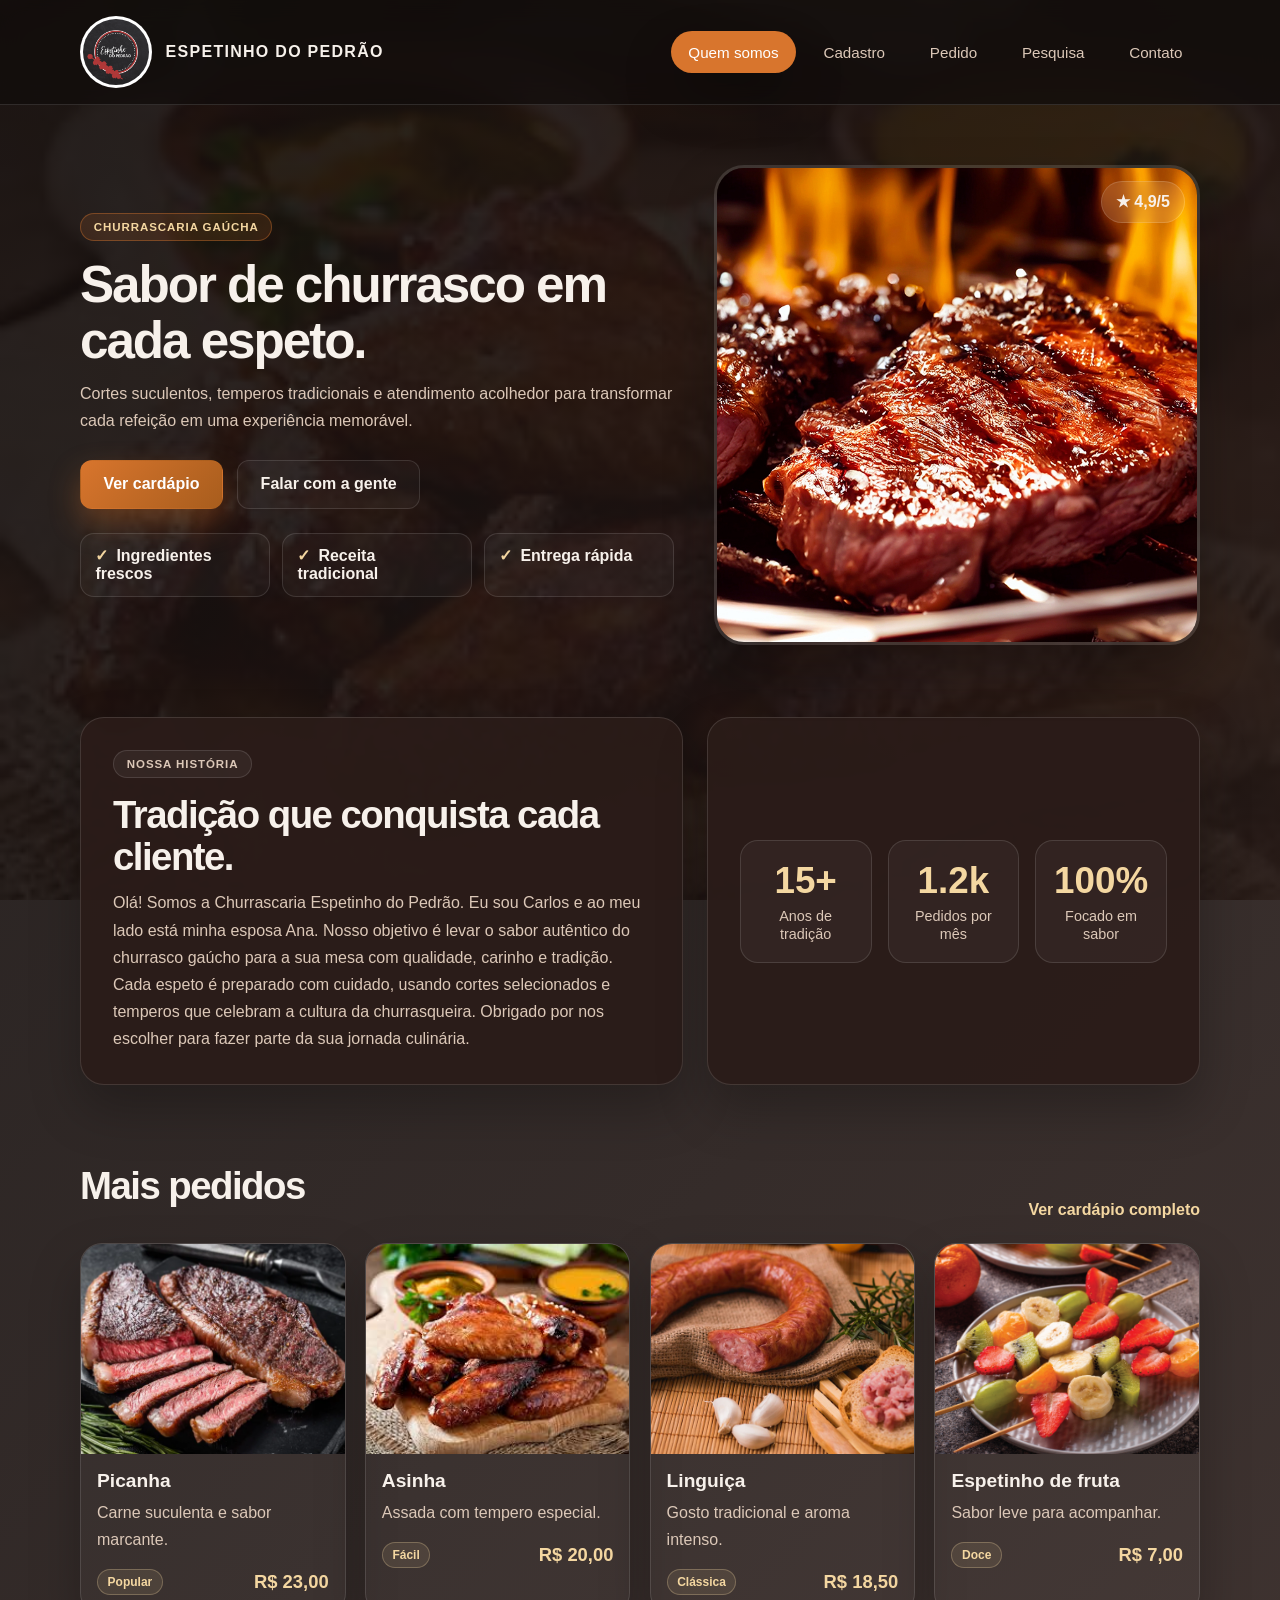
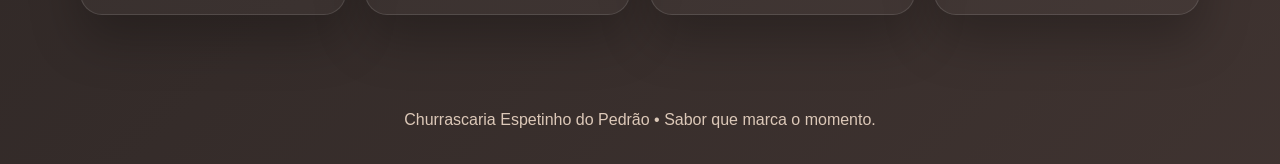
<file: index.html>
<!DOCTYPE html>
<html lang="pt-BR">
<head>
    <meta charset="UTF-8">
    <meta name="viewport" content="width=device-width, initial-scale=1.0">
    <title>Espetinho do Pedrão</title>
    <link rel="stylesheet" href="site.css">
</head>
<body>
    <header class="topbar">
        <div class="container nav">
            <a class="brand" href="index.html">
                <img src="deli.png" alt="Logo da churrascaria">
                <span>Espetinho do Pedrão</span>
            </a>
            <nav class="menu" aria-label="Navegação principal">
                <a class="active" href="index.html">Quem somos</a>
                <a href="cadastro.html">Cadastro</a>
                <a href="pedido.html">Pedido</a>
                <a href="pesquisa.html">Pesquisa</a>
                <a href="contato.html">Contato</a>
            </nav>
        </div>
    </header>

    <main class="page-shell">
        <section class="hero container">
            <div class="hero-content">
                <span class="eyebrow">Churrascaria gaúcha</span>
                <h1>Sabor de churrasco em cada espeto.</h1>
                <p>
                    Cortes suculentos, temperos tradicionais e atendimento acolhedor para transformar cada refeição em uma experiência memorável.
                </p>
                <div class="actions">
                    <a class="btn primary" href="pedido.html">Ver cardápio</a>
                    <a class="btn secondary" href="contato.html">Falar com a gente</a>
                </div>
                <ul class="highlights">
                    <li>Ingredientes frescos</li>
                    <li>Receita tradicional</li>
                    <li>Entrega rápida</li>
                </ul>
            </div>

            <div class="hero-visual">
                <div class="badge">★ 4,9/5</div>
                <img src="7b98703f48b0025160f2b9b5aad2a874_XL.jpg" alt="Espetinhos grelhados em uma mesa">
            </div>
        </section>

        <section class="about container">
            <div class="story">
                <span class="eyebrow light">Nossa história</span>
                <h2>Tradição que conquista cada cliente.</h2>
                <p>
                    Olá! Somos a Churrascaria Espetinho do Pedrão. Eu sou Carlos e ao meu lado está minha esposa Ana. Nosso objetivo é levar o sabor autêntico do churrasco gaúcho para a sua mesa com qualidade, carinho e tradição.
                </p>
                <p>
                    Cada espeto é preparado com cuidado, usando cortes selecionados e temperos que celebram a cultura da churrasqueira. Obrigado por nos escolher para fazer parte da sua jornada culinária.
                </p>
            </div>

            <div class="info-card">
                <div class="stats">
                    <div class="stat">
                        <strong>15+</strong>
                        <span>Anos de tradição</span>
                    </div>
                    <div class="stat">
                        <strong>1.2k</strong>
                        <span>Pedidos por mês</span>
                    </div>
                    <div class="stat">
                        <strong>100%</strong>
                        <span>Focado em sabor</span>
                    </div>
                </div>
            </div>
        </section>

        <section class="container">
            <div class="section-head">
                <h2>Mais pedidos</h2>
                <a class="link-more" href="pedido.html">Ver cardápio completo</a>
            </div>

            <div class="cards">
                <article class="product-card">
                    <img src="picanha-aa0c51c6-640w.webp" alt="Picanha">
                    <div class="body">
                        <h3>Picanha</h3>
                        <p>Carne suculenta e sabor marcante.</p>
                        <div class="price-row">
                            <span class="tag">Popular</span>
                            <span class="price">R$ 23,00</span>
                        </div>
                    </div>
                </article>

                <article class="product-card">
                    <img src="images.jpg" alt="Asinha">
                    <div class="body">
                        <h3>Asinha</h3>
                        <p>Assada com tempero especial.</p>
                        <div class="price-row">
                            <span class="tag">Fácil</span>
                            <span class="price">R$ 20,00</span>
                        </div>
                    </div>
                </article>

                <article class="product-card">
                    <img src="linguica-colonial-historia-e-tradicao.jpg" alt="Linguiça">
                    <div class="body">
                        <h3>Linguiça</h3>
                        <p>Gosto tradicional e aroma intenso.</p>
                        <div class="price-row">
                            <span class="tag">Clássica</span>
                            <span class="price">R$ 18,50</span>
                        </div>
                    </div>
                </article>

                <article class="product-card">
                    <img src="friminho_receitas_espetinhos_de_frutas_21-32-57.jpg" alt="Espetinho de fruta">
                    <div class="body">
                        <h3>Espetinho de fruta</h3>
                        <p>Sabor leve para acompanhar.</p>
                        <div class="price-row">
                            <span class="tag">Doce</span>
                            <span class="price">R$ 7,00</span>
                        </div>
                    </div>
                </article>
            </div>
        </section>
    </main>

    <footer class="footer">
        Churrascaria Espetinho do Pedrão • Sabor que marca o momento.
    </footer>
</body>
</html>
</file>
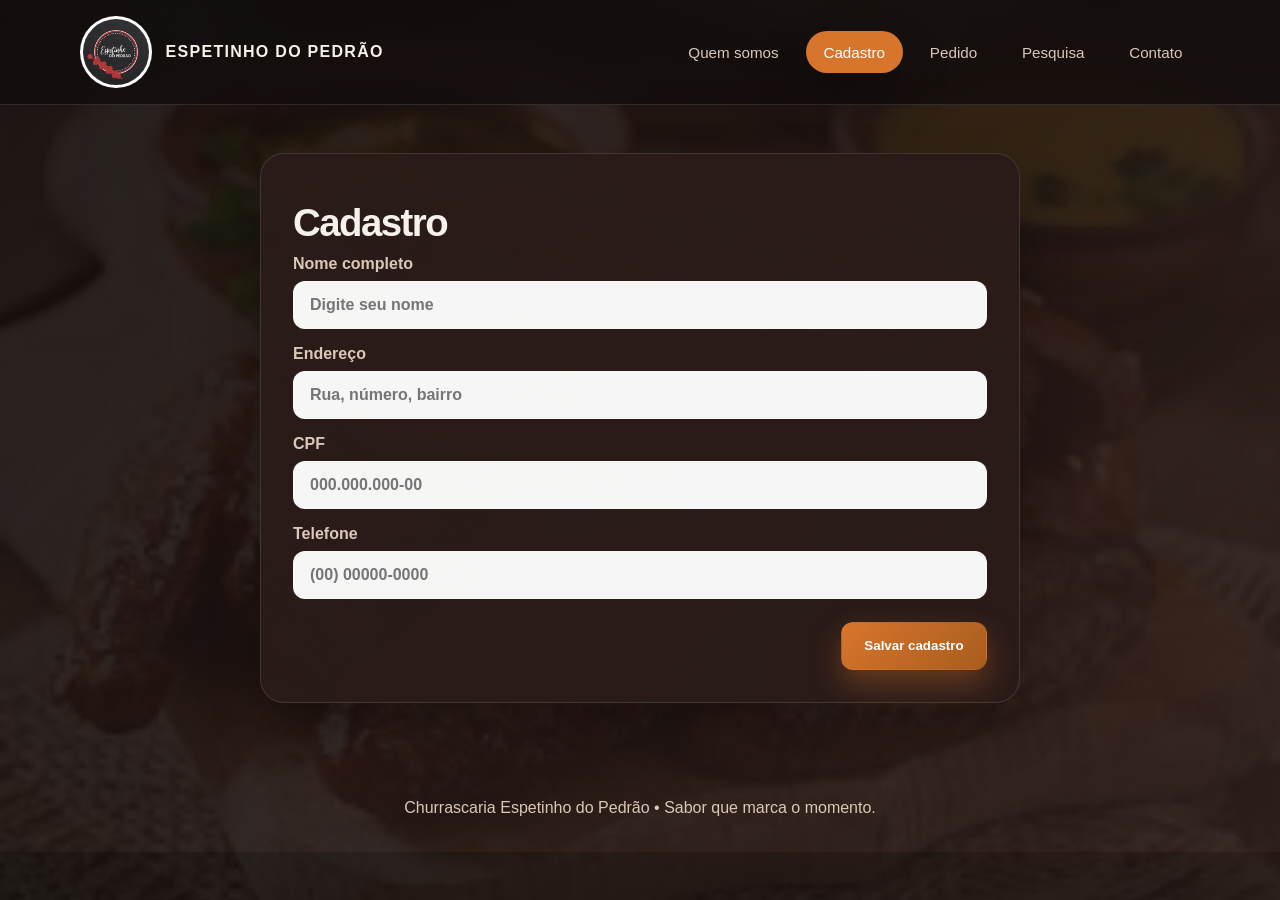
<file: cadastro.html>
<!DOCTYPE html>
<html lang="pt-BR">
<head>
    <meta charset="UTF-8">
    <meta name="viewport" content="width=device-width, initial-scale=1.0">
    <title>Cadastro | Espetinho do Pedrão</title>
    <link rel="stylesheet" href="site.css">
</head>
<body>
    <header class="topbar">
        <div class="container nav">
            <a class="brand" href="index.html">
                <img src="deli.png" alt="Logo da churrascaria">
                <span>Espetinho do Pedrão</span>
            </a>
            <nav class="menu" aria-label="Navegação principal">
                <a href="index.html">Quem somos</a>
                <a class="active" href="cadastro.html">Cadastro</a>
                <a href="pedido.html">Pedido</a>
                <a href="pesquisa.html">Pesquisa</a>
                <a href="contato.html">Contato</a>
            </nav>
        </div>
    </header>

    <main class="page-shell">
        <div class="container narrow">
            <section class="panel">
                <h1>Cadastro</h1>
                <form class="form-grid">
                    <label class="field">
                        <span>Nome completo</span>
                        <input type="text" placeholder="Digite seu nome" />
                    </label>

                    <label class="field">
                        <span>Endereço</span>
                        <input type="text" placeholder="Rua, número, bairro" />
                    </label>

                    <label class="field">
                        <span>CPF</span>
                        <input type="text" placeholder="000.000.000-00" />
                    </label>

                    <label class="field">
                        <span>Telefone</span>
                        <input type="tel" placeholder="(00) 00000-0000" />
                    </label>

                    <div class="form-actions">
                        <button type="submit" class="btn primary">Salvar cadastro</button>
                    </div>
                </form>
            </section>
        </div>
    </main>

    <footer class="footer">
        Churrascaria Espetinho do Pedrão • Sabor que marca o momento.
    </footer>
</body>
</html>
</file>
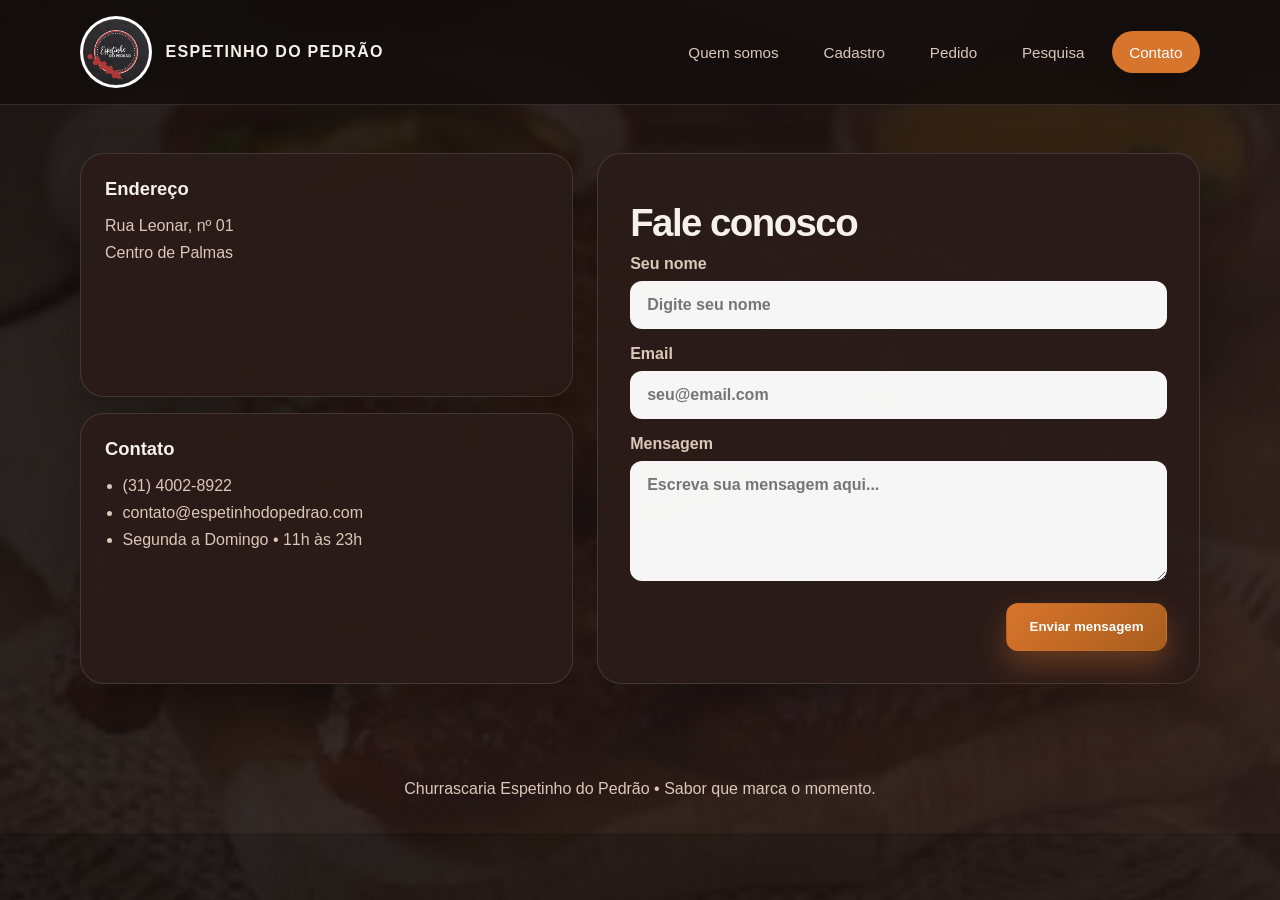
<file: contato.html>
<!DOCTYPE html>
<html lang="pt-BR">
<head>
    <meta charset="UTF-8">
    <meta name="viewport" content="width=device-width, initial-scale=1.0">
    <title>Contato | Espetinho do Pedrão</title>
    <link rel="stylesheet" href="site.css">
</head>
<body>
    <header class="topbar">
        <div class="container nav">
            <a class="brand" href="index.html">
                <img src="deli.png" alt="Logo da churrascaria">
                <span>Espetinho do Pedrão</span>
            </a>
            <nav class="menu" aria-label="Navegação principal">
                <a href="index.html">Quem somos</a>
                <a href="cadastro.html">Cadastro</a>
                <a href="pedido.html">Pedido</a>
                <a href="pesquisa.html">Pesquisa</a>
                <a class="active" href="contato.html">Contato</a>
            </nav>
        </div>
    </header>

    <main class="page-shell">
        <div class="container contact-layout">
            <aside class="contact-cards">
                <div class="contact-card">
                    <h3>Endereço</h3>
                    <p>Rua Leonar, nº 01<br>Centro de Palmas</p>
                </div>

                <div class="contact-card">
                    <h3>Contato</h3>
                    <ul>
                        <li>(31) 4002-8922</li>
                        <li>contato@espetinhodopedrao.com</li>
                        <li>Segunda a Domingo • 11h às 23h</li>
                    </ul>
                </div>
            </aside>

            <section class="panel">
                <h1>Fale conosco</h1>
                <form class="form-grid">
                    <label class="field">
                        <span>Seu nome</span>
                        <input type="text" placeholder="Digite seu nome" />
                    </label>

                    <label class="field">
                        <span>Email</span>
                        <input type="email" placeholder="seu@email.com" />
                    </label>

                    <label class="field">
                        <span>Mensagem</span>
                        <textarea placeholder="Escreva sua mensagem aqui..."></textarea>
                    </label>

                    <div class="form-actions">
                        <button type="submit" class="btn primary">Enviar mensagem</button>
                    </div>
                </form>
            </section>
        </div>
    </main>

    <footer class="footer">
        Churrascaria Espetinho do Pedrão • Sabor que marca o momento.
    </footer>
</body>
</html>
</file>
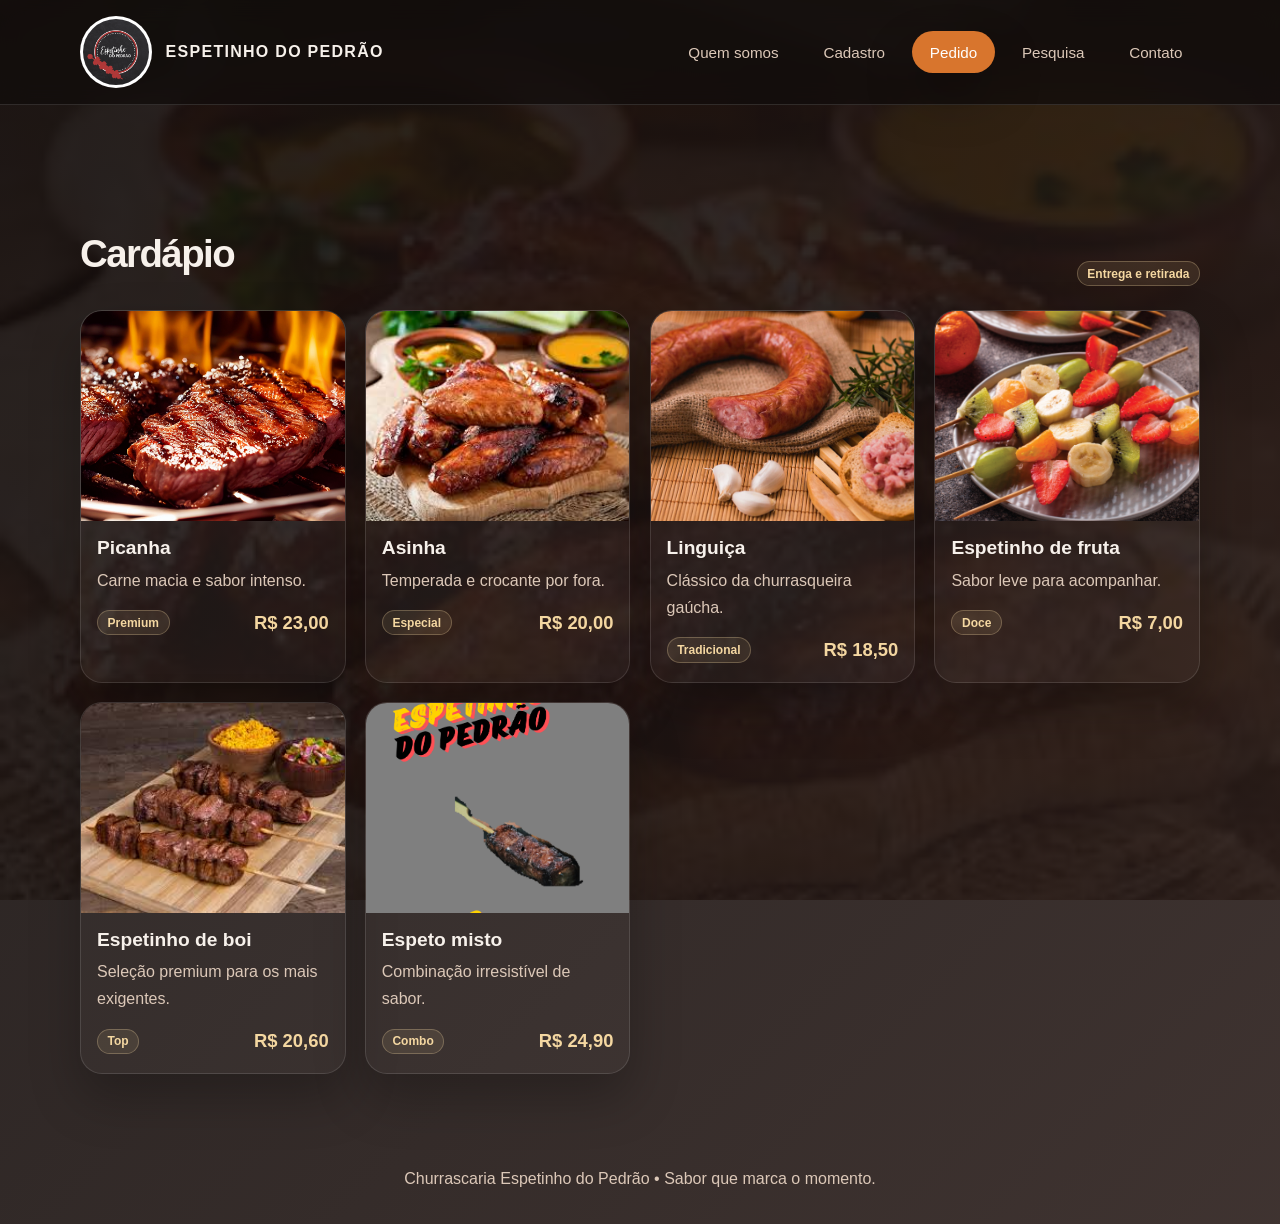
<file: pedido.html>
<!DOCTYPE html>
<html lang="pt-BR">
<head>
    <meta charset="UTF-8">
    <meta name="viewport" content="width=device-width, initial-scale=1.0">
    <title>Pedido | Espetinho do Pedrão</title>
    <link rel="stylesheet" href="site.css">
</head>
<body>
    <header class="topbar">
        <div class="container nav">
            <a class="brand" href="index.html">
                <img src="deli.png" alt="Logo da churrascaria">
                <span>Espetinho do Pedrão</span>
            </a>
            <nav class="menu" aria-label="Navegação principal">
                <a href="index.html">Quem somos</a>
                <a href="cadastro.html">Cadastro</a>
                <a class="active" href="pedido.html">Pedido</a>
                <a href="pesquisa.html">Pesquisa</a>
                <a href="contato.html">Contato</a>
            </nav>
        </div>
    </header>

    <main class="page-shell">
        <div class="container">
            <div class="section-head">
                <h2>Cardápio</h2>
                <span class="tag">Entrega e retirada</span>
            </div>

            <div class="cards">
                <article class="product-card">
                    <img src="7b98703f48b0025160f2b9b5aad2a874_XL.jpg" alt="Picanha">
                    <div class="body">
                        <h3>Picanha</h3>
                        <p>Carne macia e sabor intenso.</p>
                        <div class="price-row">
                            <span class="tag">Premium</span>
                            <span class="price">R$ 23,00</span>
                        </div>
                    </div>
                </article>

                <article class="product-card">
                    <img src="images.jpg" alt="Asinha">
                    <div class="body">
                        <h3>Asinha</h3>
                        <p>Temperada e crocante por fora.</p>
                        <div class="price-row">
                            <span class="tag">Especial</span>
                            <span class="price">R$ 20,00</span>
                        </div>
                    </div>
                </article>

                <article class="product-card">
                    <img src="linguica-colonial-historia-e-tradicao.jpg" alt="Linguiça">
                    <div class="body">
                        <h3>Linguiça</h3>
                        <p>Clássico da churrasqueira gaúcha.</p>
                        <div class="price-row">
                            <span class="tag">Tradicional</span>
                            <span class="price">R$ 18,50</span>
                        </div>
                    </div>
                </article>

                <article class="product-card">
                    <img src="friminho_receitas_espetinhos_de_frutas_21-32-57.jpg" alt="Espetinho de fruta">
                    <div class="body">
                        <h3>Espetinho de fruta</h3>
                        <p>Sabor leve para acompanhar.</p>
                        <div class="price-row">
                            <span class="tag">Doce</span>
                            <span class="price">R$ 7,00</span>
                        </div>
                    </div>
                </article>

                <article class="product-card">
                    <img src="images (1).jpg" alt="Espetinho de boi">
                    <div class="body">
                        <h3>Espetinho de boi</h3>
                        <p>Seleção premium para os mais exigentes.</p>
                        <div class="price-row">
                            <span class="tag">Top</span>
                            <span class="price">R$ 20,60</span>
                        </div>
                    </div>
                </article>

                <article class="product-card">
                    <img src="espeinho.png" alt="Espeto de carne e legumes">
                    <div class="body">
                        <h3>Espeto misto</h3>
                        <p>Combinação irresistível de sabor.</p>
                        <div class="price-row">
                            <span class="tag">Combo</span>
                            <span class="price">R$ 24,90</span>
                        </div>
                    </div>
                </article>
            </div>
        </div>
    </main>

    <footer class="footer">
        Churrascaria Espetinho do Pedrão • Sabor que marca o momento.
    </footer>
</body>
</html>
</file>
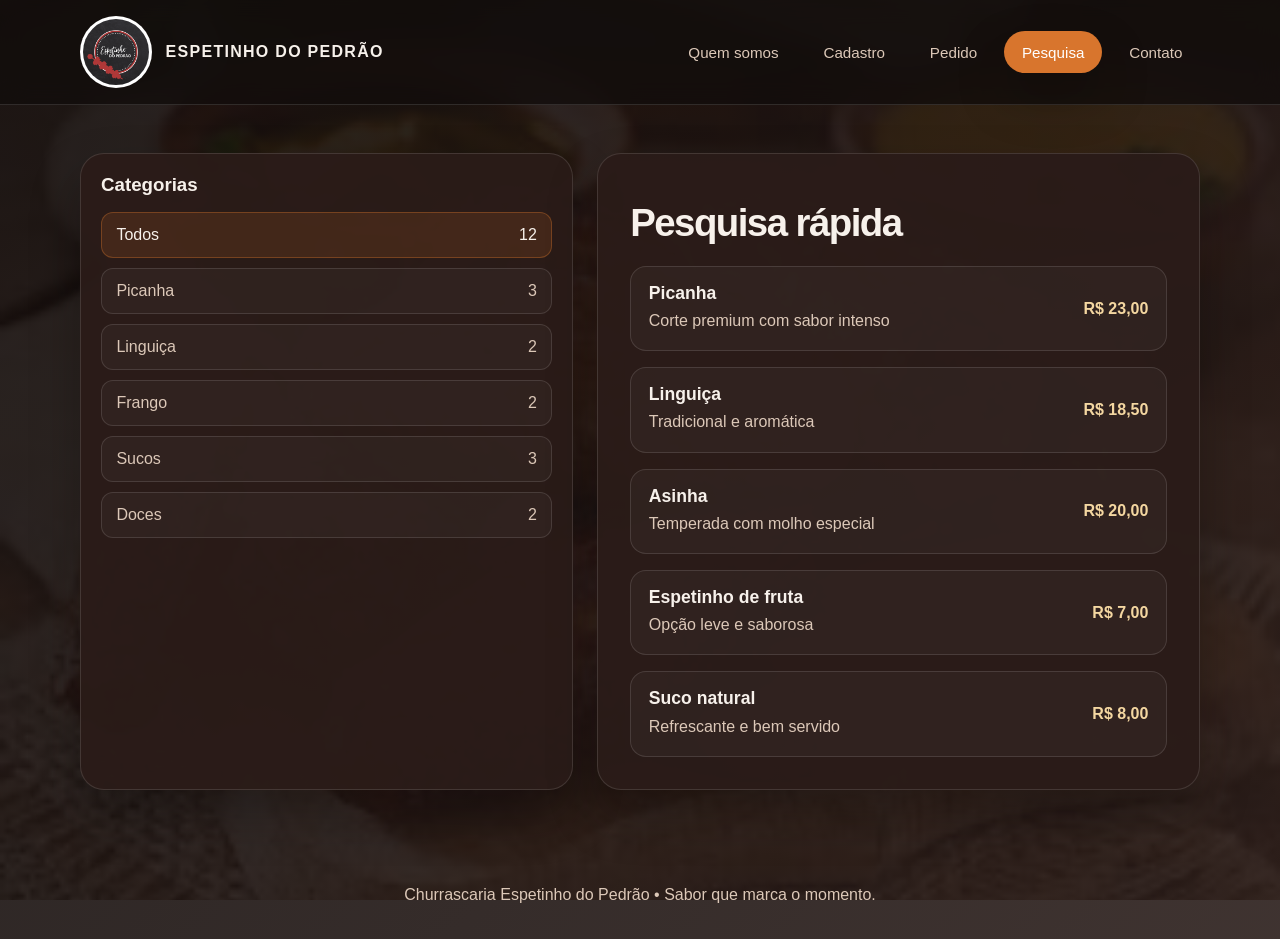
<file: pesquisa.html>
<!DOCTYPE html>
<html lang="pt-BR">
<head>
    <meta charset="UTF-8">
    <meta name="viewport" content="width=device-width, initial-scale=1.0">
    <title>Pesquisa | Espetinho do Pedrão</title>
    <link rel="stylesheet" href="site.css">
</head>
<body>
    <header class="topbar">
        <div class="container nav">
            <a class="brand" href="index.html">
                <img src="deli.png" alt="Logo da churrascaria">
                <span>Espetinho do Pedrão</span>
            </a>
            <nav class="menu" aria-label="Navegação principal">
                <a href="index.html">Quem somos</a>
                <a href="cadastro.html">Cadastro</a>
                <a href="pedido.html">Pedido</a>
                <a class="active" href="pesquisa.html">Pesquisa</a>
                <a href="contato.html">Contato</a>
            </nav>
        </div>
    </header>

    <main class="page-shell">
        <div class="container search-layout">
            <aside class="sidebar">
                <h3>Categorias</h3>
                <ul class="search-list">
                    <li class="active"><span>Todos</span><span>12</span></li>
                    <li><span>Picanha</span><span>3</span></li>
                    <li><span>Linguiça</span><span>2</span></li>
                    <li><span>Frango</span><span>2</span></li>
                    <li><span>Sucos</span><span>3</span></li>
                    <li><span>Doces</span><span>2</span></li>
                </ul>
            </aside>

            <section class="panel">
                <h1>Pesquisa rápida</h1>
                <div class="search-grid">
                    <article class="search-item">
                        <div>
                            <strong>Picanha</strong>
                            <p>Corte premium com sabor intenso</p>
                        </div>
                        <span>R$ 23,00</span>
                    </article>

                    <article class="search-item">
                        <div>
                            <strong>Linguiça</strong>
                            <p>Tradicional e aromática</p>
                        </div>
                        <span>R$ 18,50</span>
                    </article>

                    <article class="search-item">
                        <div>
                            <strong>Asinha</strong>
                            <p>Temperada com molho especial</p>
                        </div>
                        <span>R$ 20,00</span>
                    </article>

                    <article class="search-item">
                        <div>
                            <strong>Espetinho de fruta</strong>
                            <p>Opção leve e saborosa</p>
                        </div>
                        <span>R$ 7,00</span>
                    </article>

                    <article class="search-item">
                        <div>
                            <strong>Suco natural</strong>
                            <p>Refrescante e bem servido</p>
                        </div>
                        <span>R$ 8,00</span>
                    </article>
                </div>
            </section>
        </div>
    </main>

    <footer class="footer">
        Churrascaria Espetinho do Pedrão • Sabor que marca o momento.
    </footer>
</body>
</html>
</file>
<file: site.css>
:root {
    --bg: #120d0c;
    --bg-soft: #1d1514;
    --panel: rgba(43, 28, 25, 0.95);
    --panel-alt: rgba(255, 255, 255, 0.04);
    --card: #f7efe9;
    --primary: #d8752d;
    --primary-dark: #a85d1d;
    --text: #f7f1eb;
    --muted: #dcc8b8;
    --accent: #f4d7a1;
    --line: rgba(255, 255, 255, 0.12);
    --shadow: 0 24px 50px rgba(0, 0, 0, 0.25);
}

* {
    box-sizing: border-box;
}

html {
    scroll-behavior: smooth;
}

body {
    margin: 0;
    font-family: Arial, Helvetica, sans-serif;
    background:
        linear-gradient(135deg, rgba(18, 13, 12, 0.92), rgba(42, 29, 26, 0.9)),
        url("images.jpg") center/cover fixed;
    color: var(--text);
}

a {
    color: inherit;
    text-decoration: none;
}

img {
    display: block;
    max-width: 100%;
}

.container {
    width: min(1120px, calc(100% - 2rem));
    margin: 0 auto;
}

.topbar {
    position: sticky;
    top: 0;
    z-index: 10;
    backdrop-filter: blur(12px);
    background: rgba(18, 13, 12, 0.8);
    border-bottom: 1px solid var(--line);
}

.nav {
    display: flex;
    justify-content: space-between;
    align-items: center;
    padding: 1rem 0;
    gap: 1.25rem;
}

.brand {
    display: inline-flex;
    align-items: center;
    gap: 0.85rem;
    font-weight: 700;
    letter-spacing: 0.08em;
    text-transform: uppercase;
}

.brand img {
    width: 72px;
    height: 72px;
    border-radius: 50%;
    object-fit: cover;
    background: #fff;
    border: 3px solid rgba(255, 255, 255, 0.16);
}

.menu {
    display: flex;
    flex-wrap: wrap;
    justify-content: flex-end;
    gap: 0.6rem;
}

.menu a {
    padding: 0.8rem 1.1rem;
    border-radius: 999px;
    color: var(--muted);
    transition: 0.25s ease;
    font-size: 0.95rem;
}

.menu a:hover,
.menu a.active {
    background: var(--primary);
    color: #fff;
    box-shadow: var(--shadow);
}

.page-shell {
    padding: 3rem 0 5rem;
}

.hero {
    display: grid;
    grid-template-columns: 1.1fr 0.9fr;
    align-items: center;
    gap: 2.5rem;
    padding-top: 0.75rem;
}

.eyebrow {
    display: inline-flex;
    align-items: center;
    padding: 0.45rem 0.8rem;
    border-radius: 999px;
    background: rgba(216, 117, 45, 0.14);
    color: var(--accent);
    border: 1px solid rgba(216, 117, 45, 0.4);
    letter-spacing: 0.08em;
    text-transform: uppercase;
    font-size: 0.72rem;
    font-weight: 700;
}

.eyebrow.light {
    background: rgba(255, 255, 255, 0.05);
    color: var(--muted);
    border-color: var(--line);
}

.hero h1,
.panel h1,
.story h2,
.section-head h2 {
    margin: 1rem 0 0.75rem;
    line-height: 1.08;
    letter-spacing: -0.04em;
}

.hero h1 {
    font-size: clamp(2.5rem, 4vw, 4.4rem);
    max-width: 560px;
}

.hero p,
.story p,
.contact-card p,
.contact-card li,
.search-item p,
.product-card p,
.panel p {
    color: var(--muted);
    line-height: 1.7;
    margin: 0;
}

.actions {
    display: flex;
    flex-wrap: wrap;
    gap: 0.9rem;
    margin-top: 1.6rem;
}

.btn {
    display: inline-flex;
    align-items: center;
    justify-content: center;
    min-height: 48px;
    padding: 0.9rem 1.4rem;
    border-radius: 12px;
    border: 1px solid transparent;
    font-weight: 700;
    transition: 0.2s ease;
}

.btn.primary {
    background: linear-gradient(135deg, var(--primary), var(--primary-dark));
    color: #fff;
    box-shadow: 0 14px 30px rgba(216, 117, 45, 0.35);
}

.btn.secondary {
    background: rgba(255, 255, 255, 0.03);
    border-color: var(--line);
    color: var(--text);
}

.btn:hover {
    transform: translateY(-2px);
}

.highlights {
    list-style: none;
    padding: 0;
    margin: 1.5rem 0 0;
    display: grid;
    grid-template-columns: repeat(3, minmax(140px, 1fr));
    gap: 0.75rem;
}

.highlights li {
    background: rgba(255, 255, 255, 0.03);
    border: 1px solid var(--line);
    padding: 0.8rem 0.9rem;
    border-radius: 14px;
    color: var(--text);
    font-weight: 600;
}

.highlights li::before {
    content: "✓";
    color: var(--accent);
    margin-right: 0.5rem;
}

.hero-visual {
    position: relative;
}

.hero-visual img {
    width: 100%;
    min-height: 480px;
    object-fit: cover;
    border-radius: 30px;
    border: 3px solid rgba(255, 255, 255, 0.12);
    box-shadow: var(--shadow);
}

.badge {
    position: absolute;
    top: 1rem;
    right: 1rem;
    padding: 0.65rem 0.85rem;
    border-radius: 999px;
    background: rgba(255, 255, 255, 0.1);
    border: 1px solid rgba(255, 255, 255, 0.15);
    font-weight: 700;
    backdrop-filter: blur(8px);
}

.about {
    display: grid;
    grid-template-columns: 1.1fr 0.9fr;
    gap: 1.5rem;
    margin-top: 4.5rem;
}

.story,
.info-card,
.panel,
.contact-card,
.sidebar {
    background: var(--panel);
    border: 1px solid var(--line);
    border-radius: 24px;
    box-shadow: var(--shadow);
}

.story,
.info-card,
.panel {
    padding: 2rem;
}

.story h2,
.section-head h2,
.panel h1 {
    font-size: clamp(2rem, 3vw, 2.9rem);
}

.info-card {
    display: flex;
    align-items: center;
    justify-content: center;
}

.stats {
    display: grid;
    grid-template-columns: repeat(3, minmax(90px, 1fr));
    gap: 1rem;
    width: 100%;
}

.stat {
    background: var(--panel-alt);
    border-radius: 18px;
    border: 1px solid var(--line);
    padding: 1.2rem 0.9rem;
    text-align: center;
}

.stat strong {
    display: block;
    font-size: clamp(1.8rem, 3vw, 2.3rem);
    color: var(--accent);
    margin-bottom: 0.3rem;
}

.stat span {
    color: var(--muted);
    font-size: 0.9rem;
}

.section-head {
    display: flex;
    justify-content: space-between;
    align-items: end;
    gap: 1rem;
    margin: 4rem 0 1.5rem;
}

.link-more {
    color: var(--accent);
    font-weight: 700;
}

.cards {
    display: grid;
    grid-template-columns: repeat(4, minmax(220px, 1fr));
    gap: 1.2rem;
}

.product-card {
    background: rgba(255, 255, 255, 0.03);
    border: 1px solid var(--line);
    border-radius: 22px;
    overflow: hidden;
    box-shadow: var(--shadow);
}

.product-card img {
    width: 100%;
    height: 210px;
    object-fit: cover;
}

.product-card .body {
    padding: 1rem 1rem 1.2rem;
}

.product-card h3 {
    margin: 0 0 0.45rem;
    font-size: 1.2rem;
}

.price-row {
    display: flex;
    align-items: center;
    justify-content: space-between;
    gap: 0.75rem;
    margin-top: 1rem;
}

.price {
    color: var(--accent);
    font-size: 1.15rem;
    font-weight: 700;
}

.tag {
    display: inline-flex;
    align-items: center;
    padding: 0.3rem 0.6rem;
    border-radius: 999px;
    background: rgba(244, 215, 161, 0.1);
    color: var(--accent);
    border: 1px solid rgba(244, 215, 161, 0.28);
    font-size: 0.75rem;
    font-weight: 700;
}

.narrow {
    max-width: 760px;
}

.form-grid {
    display: grid;
    gap: 1rem;
}

.field {
    display: flex;
    flex-direction: column;
    gap: 0.45rem;
    color: var(--muted);
    font-weight: 600;
}

.field input,
.field textarea,
.field select {
    width: 100%;
    border: 1px solid rgba(255, 255, 255, 0.12);
    border-radius: 12px;
    padding: 0.9rem 1rem;
    background: rgba(255, 255, 255, 0.96);
    color: #1b120f;
    font: inherit;
}

.field textarea {
    min-height: 120px;
    resize: vertical;
}

.form-actions {
    display: flex;
    justify-content: flex-end;
    margin-top: 0.4rem;
}

.contact-layout,
.search-layout {
    display: grid;
    grid-template-columns: 0.9fr 1.1fr;
    gap: 1.5rem;
}

.contact-cards {
    display: grid;
    gap: 1rem;
}

.contact-card {
    padding: 1.5rem;
}

.contact-card h3 {
    margin: 0 0 0.75rem;
    font-size: 1.15rem;
}

.contact-card ul {
    margin: 0;
    padding-left: 1.1rem;
}

.sidebar {
    padding: 1.25rem;
}

.sidebar h3 {
    margin-top: 0;
    margin-bottom: 1rem;
}

.search-list {
    list-style: none;
    padding: 0;
    margin: 0;
    display: grid;
    gap: 0.65rem;
}

.search-list li {
    display: flex;
    justify-content: space-between;
    align-items: center;
    padding: 0.8rem 0.9rem;
    border-radius: 12px;
    background: rgba(255, 255, 255, 0.03);
    border: 1px solid var(--line);
    color: var(--muted);
}

.search-list li.active {
    background: rgba(216, 117, 45, 0.15);
    border-color: rgba(216, 117, 45, 0.35);
    color: var(--text);
}

.search-grid {
    display: grid;
    gap: 1rem;
    margin-top: 1.4rem;
}

.search-item {
    display: flex;
    justify-content: space-between;
    align-items: center;
    gap: 1rem;
    padding: 1rem 1.1rem;
    border-radius: 16px;
    background: rgba(255, 255, 255, 0.03);
    border: 1px solid var(--line);
}

.search-item strong {
    display: block;
    font-size: 1.1rem;
    margin-bottom: 0.2rem;
}

.search-item span {
    color: var(--accent);
    font-weight: 700;
}

.footer {
    text-align: center;
    padding: 1rem 1rem 2.2rem;
    color: var(--muted);
}

@media (max-width: 900px) {
    .hero,
    .about,
    .contact-layout,
    .search-layout {
        grid-template-columns: 1fr;
    }

    .cards {
        grid-template-columns: repeat(2, minmax(220px, 1fr));
    }

    .nav {
        flex-direction: column;
    }

    .menu {
        justify-content: center;
    }
}

@media (max-width: 560px) {
    .cards {
        grid-template-columns: 1fr;
    }

    .menu {
        width: 100%;
    }

    .menu a {
        flex: 1 1 calc(50% - 0.6rem);
        text-align: center;
    }

    .highlights {
        grid-template-columns: 1fr;
    }

    .stats {
        grid-template-columns: 1fr;
    }

    .brand {
        justify-content: center;
    }

    .topbar {
        position: static;
    }
}
</file>
